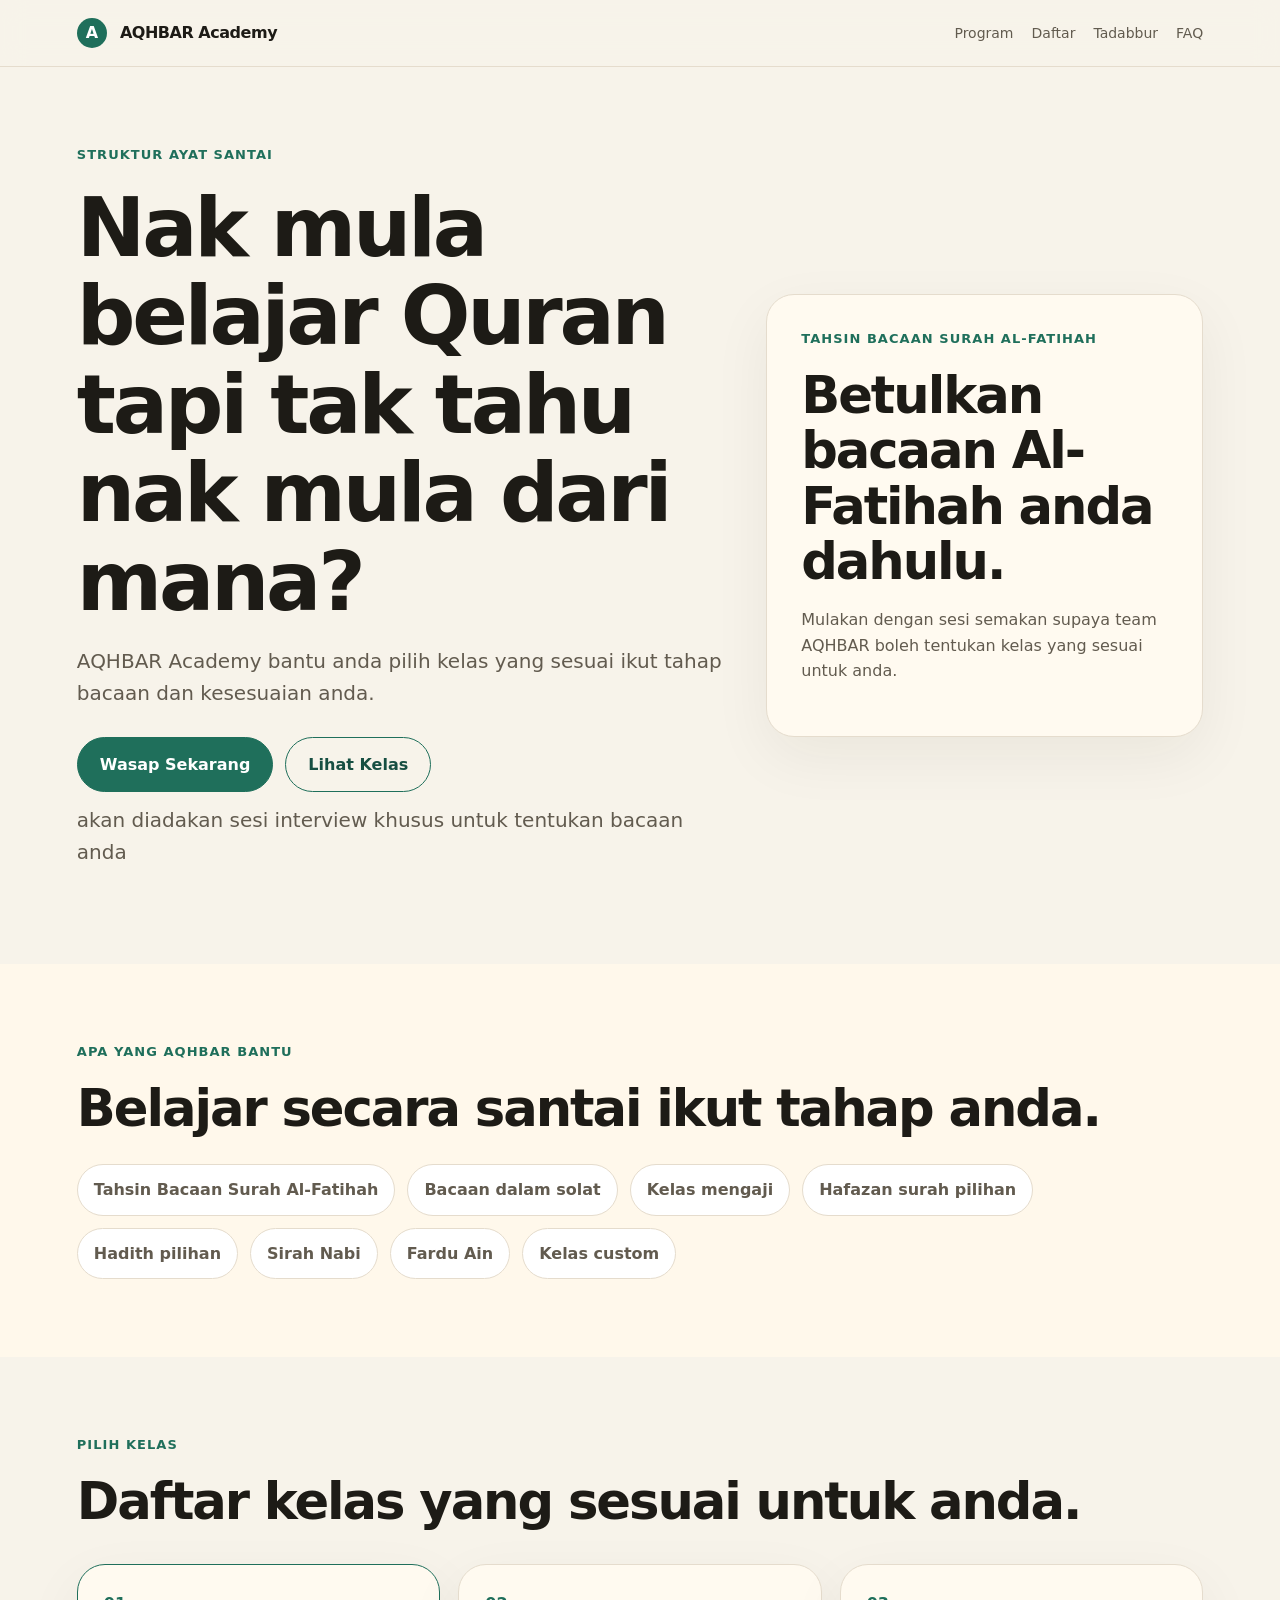
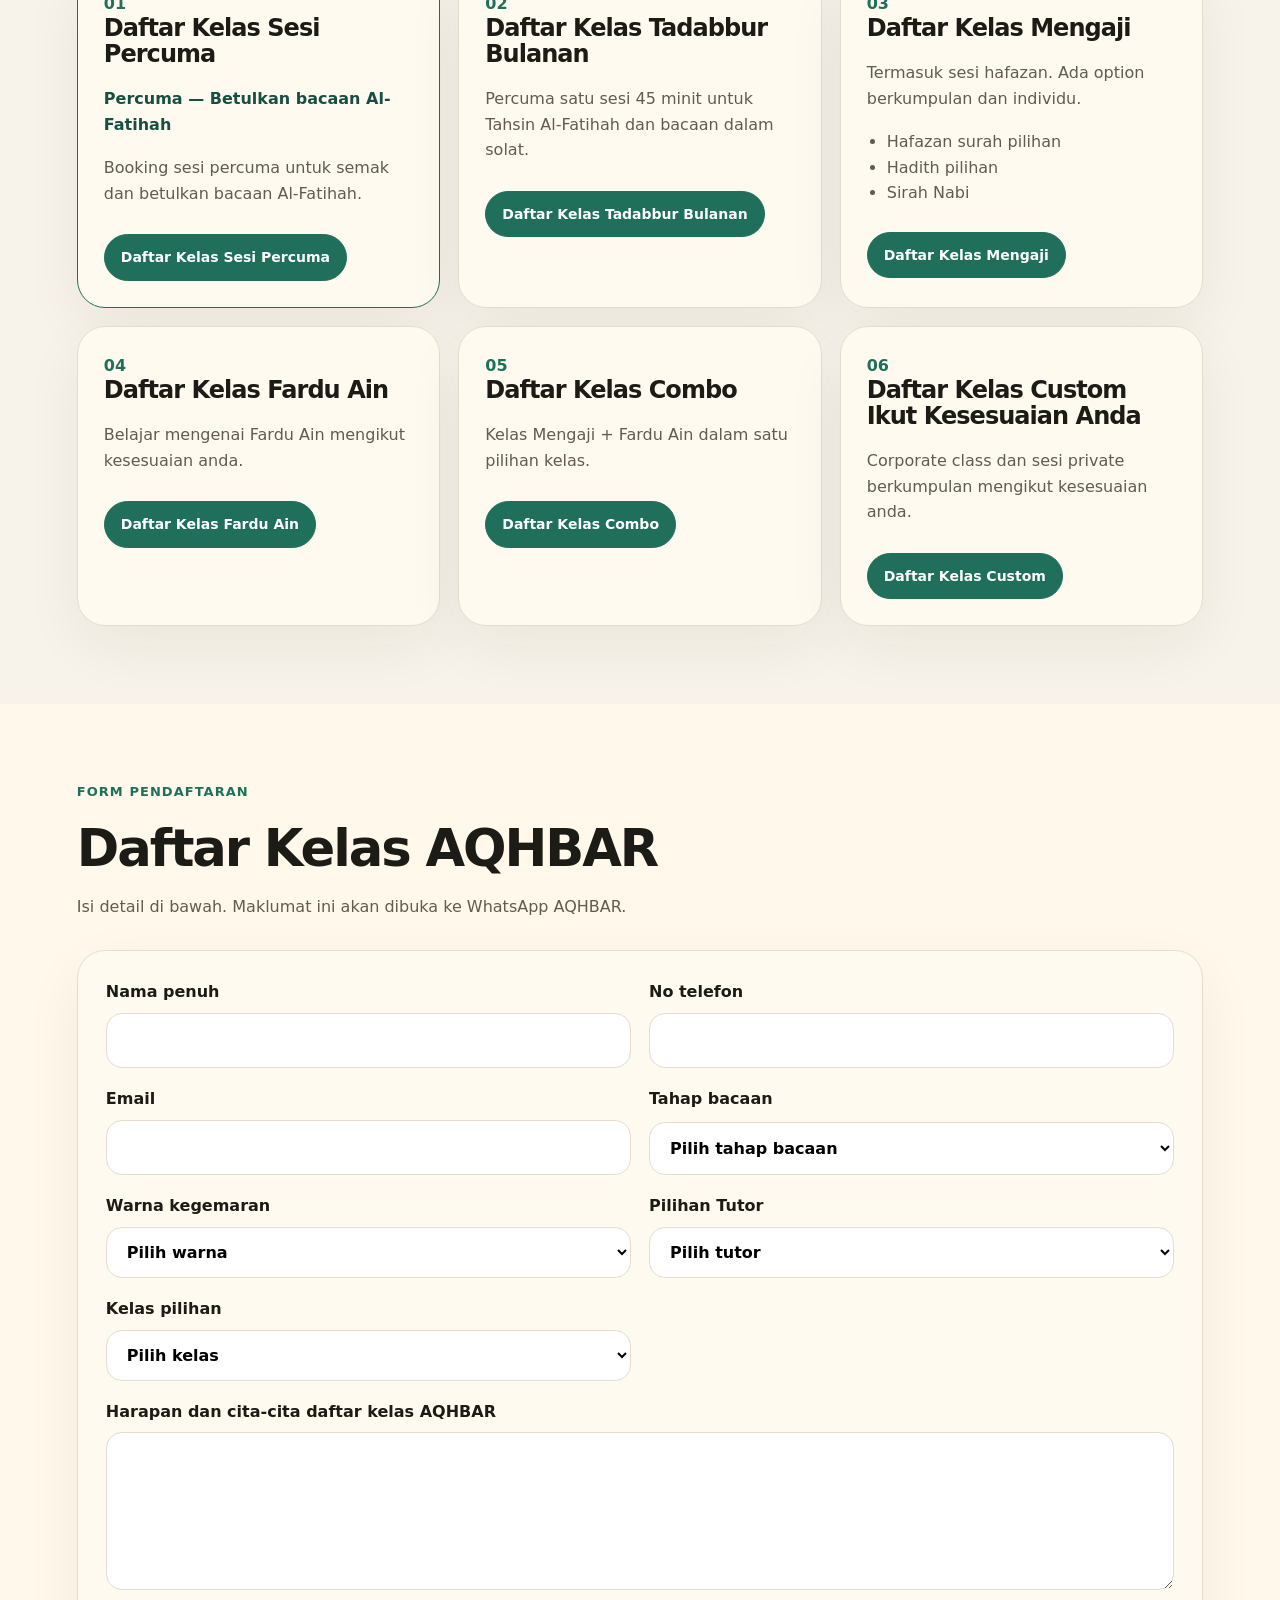
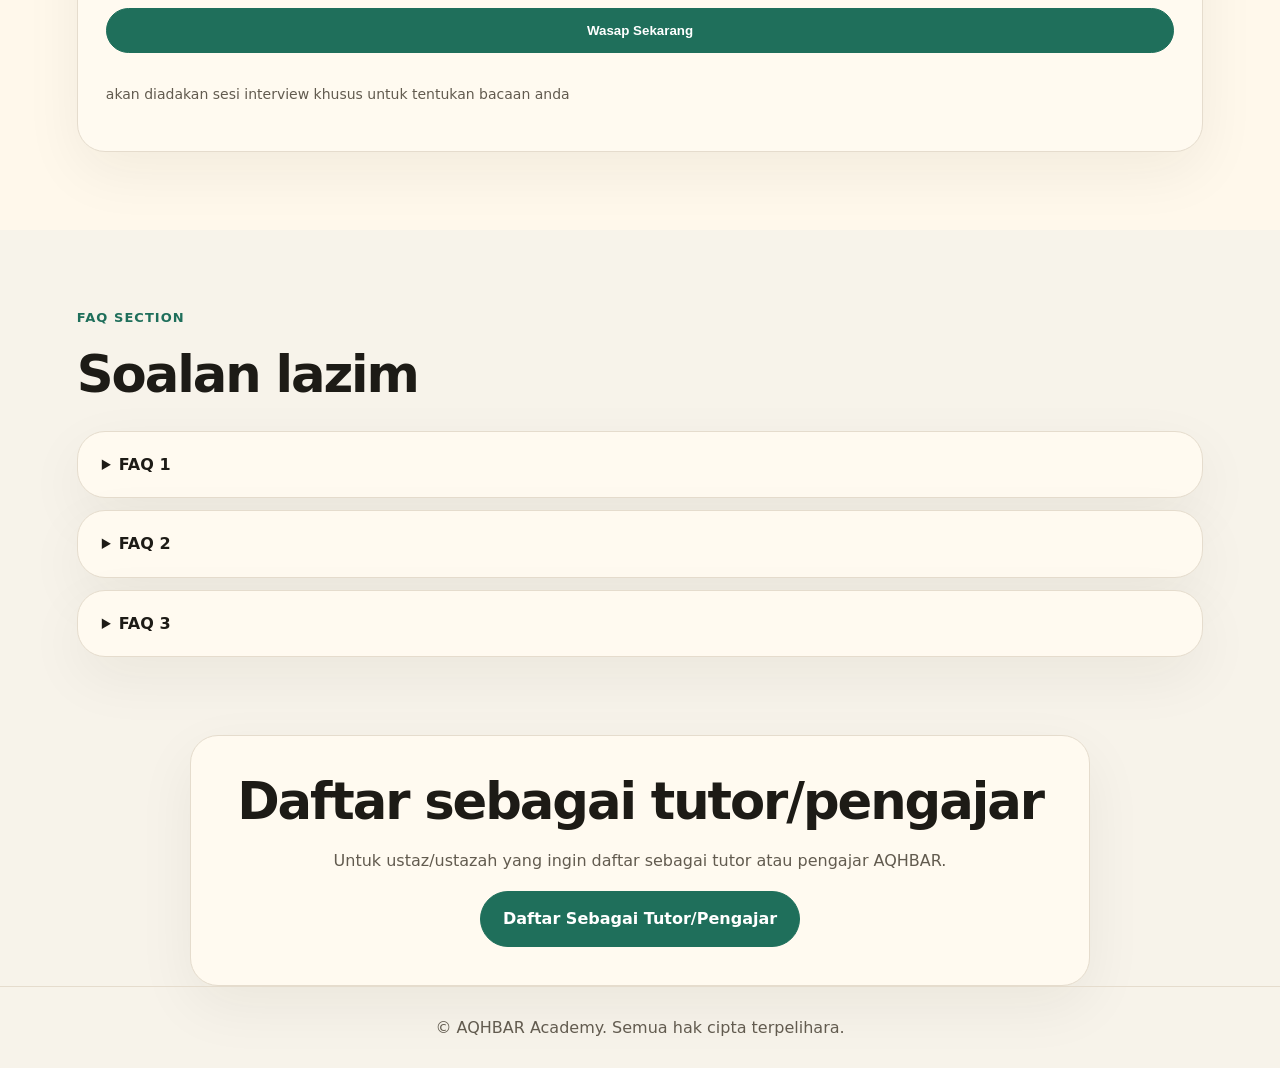
<file: index.html>
<!DOCTYPE html>
<html lang="ms">
<head>
  <meta charset="UTF-8" />
  <meta name="viewport" content="width=device-width, initial-scale=1.0" />
  <title>AQHBAR Academy | Daftar Kelas</title>
  <link rel="stylesheet" href="styles.css" />
</head>
<body>
  <header class="site-header">
    <a class="brand" href="#home"><span>A</span> AQHBAR Academy</a>
    <nav>
      <a href="#program">Program</a>
      <a href="#form">Daftar</a>
      <a href="tadabbur.html">Tadabbur</a>
      <a href="#faq">FAQ</a>
    </nav>
  </header>

  <main>
    <section id="home" class="hero section">
      <div class="hero-copy">
        <p class="eyebrow">Struktur ayat santai</p>
        <h1>Nak mula belajar Quran tapi tak tahu nak mula dari mana?</h1>
        <p>AQHBAR Academy bantu anda pilih kelas yang sesuai ikut tahap bacaan dan kesesuaian anda.</p>
        <div class="hero-actions">
          <a class="btn primary" href="#form">Wasap Sekarang</a>
          <a class="btn secondary" href="#program">Lihat Kelas</a>
        </div>
        <p class="button-note">akan diadakan sesi interview khusus untuk tentukan bacaan anda</p>
      </div>
      <div class="hero-card">
        <p class="card-kicker">Tahsin Bacaan Surah Al-Fatihah</p>
        <h2>Betulkan bacaan Al-Fatihah anda dahulu.</h2>
        <p>Mulakan dengan sesi semakan supaya team AQHBAR boleh tentukan kelas yang sesuai untuk anda.</p>
      </div>
    </section>

    <section class="section intro">
      <p class="eyebrow">Apa yang AQHBAR bantu</p>
      <h2>Belajar secara santai ikut tahap anda.</h2>
      <div class="pill-grid">
        <span>Tahsin Bacaan Surah Al-Fatihah</span>
        <span>Bacaan dalam solat</span>
        <span>Kelas mengaji</span>
        <span>Hafazan surah pilihan</span>
        <span>Hadith pilihan</span>
        <span>Sirah Nabi</span>
        <span>Fardu Ain</span>
        <span>Kelas custom</span>
      </div>
    </section>

    <section id="program" class="section">
      <p class="eyebrow">Pilih kelas</p>
      <h2>Daftar kelas yang sesuai untuk anda.</h2>
      <div class="product-grid">
        <article class="product-card highlight">
          <span class="product-number">01</span>
          <h3>Daftar Kelas Sesi Percuma</h3>
          <p class="free-tag">Percuma — Betulkan bacaan Al-Fatihah</p>
          <p>Booking sesi percuma untuk semak dan betulkan bacaan Al-Fatihah.</p>
          <a class="btn small" href="#form">Daftar Kelas Sesi Percuma</a>
        </article>

        <article class="product-card">
          <span class="product-number">02</span>
          <h3>Daftar Kelas Tadabbur Bulanan</h3>
          <p>Percuma satu sesi 45 minit untuk Tahsin Al-Fatihah dan bacaan dalam solat.</p>
          <a class="btn small" href="tadabbur.html">Daftar Kelas Tadabbur Bulanan</a>
        </article>

        <article class="product-card">
          <span class="product-number">03</span>
          <h3>Daftar Kelas Mengaji</h3>
          <p>Termasuk sesi hafazan. Ada option berkumpulan dan individu.</p>
          <ul>
            <li>Hafazan surah pilihan</li>
            <li>Hadith pilihan</li>
            <li>Sirah Nabi</li>
          </ul>
          <a class="btn small" href="#form">Daftar Kelas Mengaji</a>
        </article>

        <article class="product-card">
          <span class="product-number">04</span>
          <h3>Daftar Kelas Fardu Ain</h3>
          <p>Belajar mengenai Fardu Ain mengikut kesesuaian anda.</p>
          <a class="btn small" href="#form">Daftar Kelas Fardu Ain</a>
        </article>

        <article class="product-card">
          <span class="product-number">05</span>
          <h3>Daftar Kelas Combo</h3>
          <p>Kelas Mengaji + Fardu Ain dalam satu pilihan kelas.</p>
          <a class="btn small" href="#form">Daftar Kelas Combo</a>
        </article>

        <article class="product-card">
          <span class="product-number">06</span>
          <h3>Daftar Kelas Custom Ikut Kesesuaian Anda</h3>
          <p>Corporate class dan sesi private berkumpulan mengikut kesesuaian anda.</p>
          <a class="btn small" href="#form">Daftar Kelas Custom</a>
        </article>
      </div>
    </section>

    <section id="form" class="section form-section">
      <div class="section-heading">
        <p class="eyebrow">Form pendaftaran</p>
        <h2>Daftar Kelas AQHBAR</h2>
        <p>Isi detail di bawah. Maklumat ini akan dibuka ke WhatsApp AQHBAR.</p>
      </div>

      <form id="leadForm" class="lead-form">
        <label>Nama penuh
          <input type="text" id="nama" name="nama" required />
        </label>
        <label>No telefon
          <input type="tel" id="telefon" name="telefon" required />
        </label>
        <label>Email
          <input type="email" id="email" name="email" required />
        </label>

        <label>Tahap bacaan
          <select id="tahap" name="tahap" required>
            <option value="">Pilih tahap bacaan</option>
            <option>Belum boleh baca</option>
            <option>Pernah</option>
            <option>Boleh Tapi Tak Lancar</option>
            <option>Nak Baiki Tajwid & Makhraj Huruf</option>
            <option>Nak Khatam Bersama ustaz/Ustazah</option>
          </select>
        </label>

        <label>Warna kegemaran
          <select id="warna" name="warna" required>
            <option value="">Pilih warna</option>
            <option>Biru</option>
            <option>Hijau</option>
            <option>Merah</option>
            <option>Kuning</option>
            <option>Putih</option>
            <option>Hitam</option>
          </select>
        </label>

        <label>Pilihan Tutor
          <select id="tutor" name="tutor" required>
            <option value="">Pilih tutor</option>
            <option>Ustaz/Ustazah 1</option>
            <option>Ustaz/Ustazah 2</option>
            <option>Ustaz/Ustazah 3</option>
            <option>Ikut cadangan AQHBAR</option>
          </select>
        </label>

        <label>Kelas pilihan
          <select id="kelas" name="kelas" required>
            <option value="">Pilih kelas</option>
            <option>Daftar Kelas Sesi Percuma</option>
            <option>Daftar Kelas Tadabbur Bulanan</option>
            <option>Daftar Kelas Mengaji</option>
            <option>Daftar Kelas Fardu Ain</option>
            <option>Daftar Kelas Combo</option>
            <option>Daftar Kelas Custom Ikut Kesesuaian Anda</option>
          </select>
        </label>

        <label class="full">Harapan dan cita-cita daftar kelas AQHBAR
          <textarea id="harapan" name="harapan" rows="5" required></textarea>
        </label>

        <button class="btn primary full" type="submit">Wasap Sekarang</button>
        <p class="button-note full">akan diadakan sesi interview khusus untuk tentukan bacaan anda</p>
      </form>
    </section>

    <section id="faq" class="section faq-section">
      <p class="eyebrow">FAQ Section</p>
      <h2>Soalan lazim</h2>
      <div class="faq-list">
        <details>
          <summary>FAQ 1</summary>
          <p>Masukkan jawapan FAQ di sini.</p>
        </details>
        <details>
          <summary>FAQ 2</summary>
          <p>Masukkan jawapan FAQ di sini.</p>
        </details>
        <details>
          <summary>FAQ 3</summary>
          <p>Masukkan jawapan FAQ di sini.</p>
        </details>
      </div>
    </section>

    <section class="section tutor-cta">
      <h2>Daftar sebagai tutor/pengajar</h2>
      <p>Untuk ustaz/ustazah yang ingin daftar sebagai tutor atau pengajar AQHBAR.</p>
      <a class="btn primary" id="tutorButton" href="#">Daftar Sebagai Tutor/Pengajar</a>
    </section>
  </main>

  <footer class="site-footer">
    <p>© AQHBAR Academy. Semua hak cipta terpelihara.</p>
  </footer>

  <script src="script.js"></script>
</body>
</html>
</file>
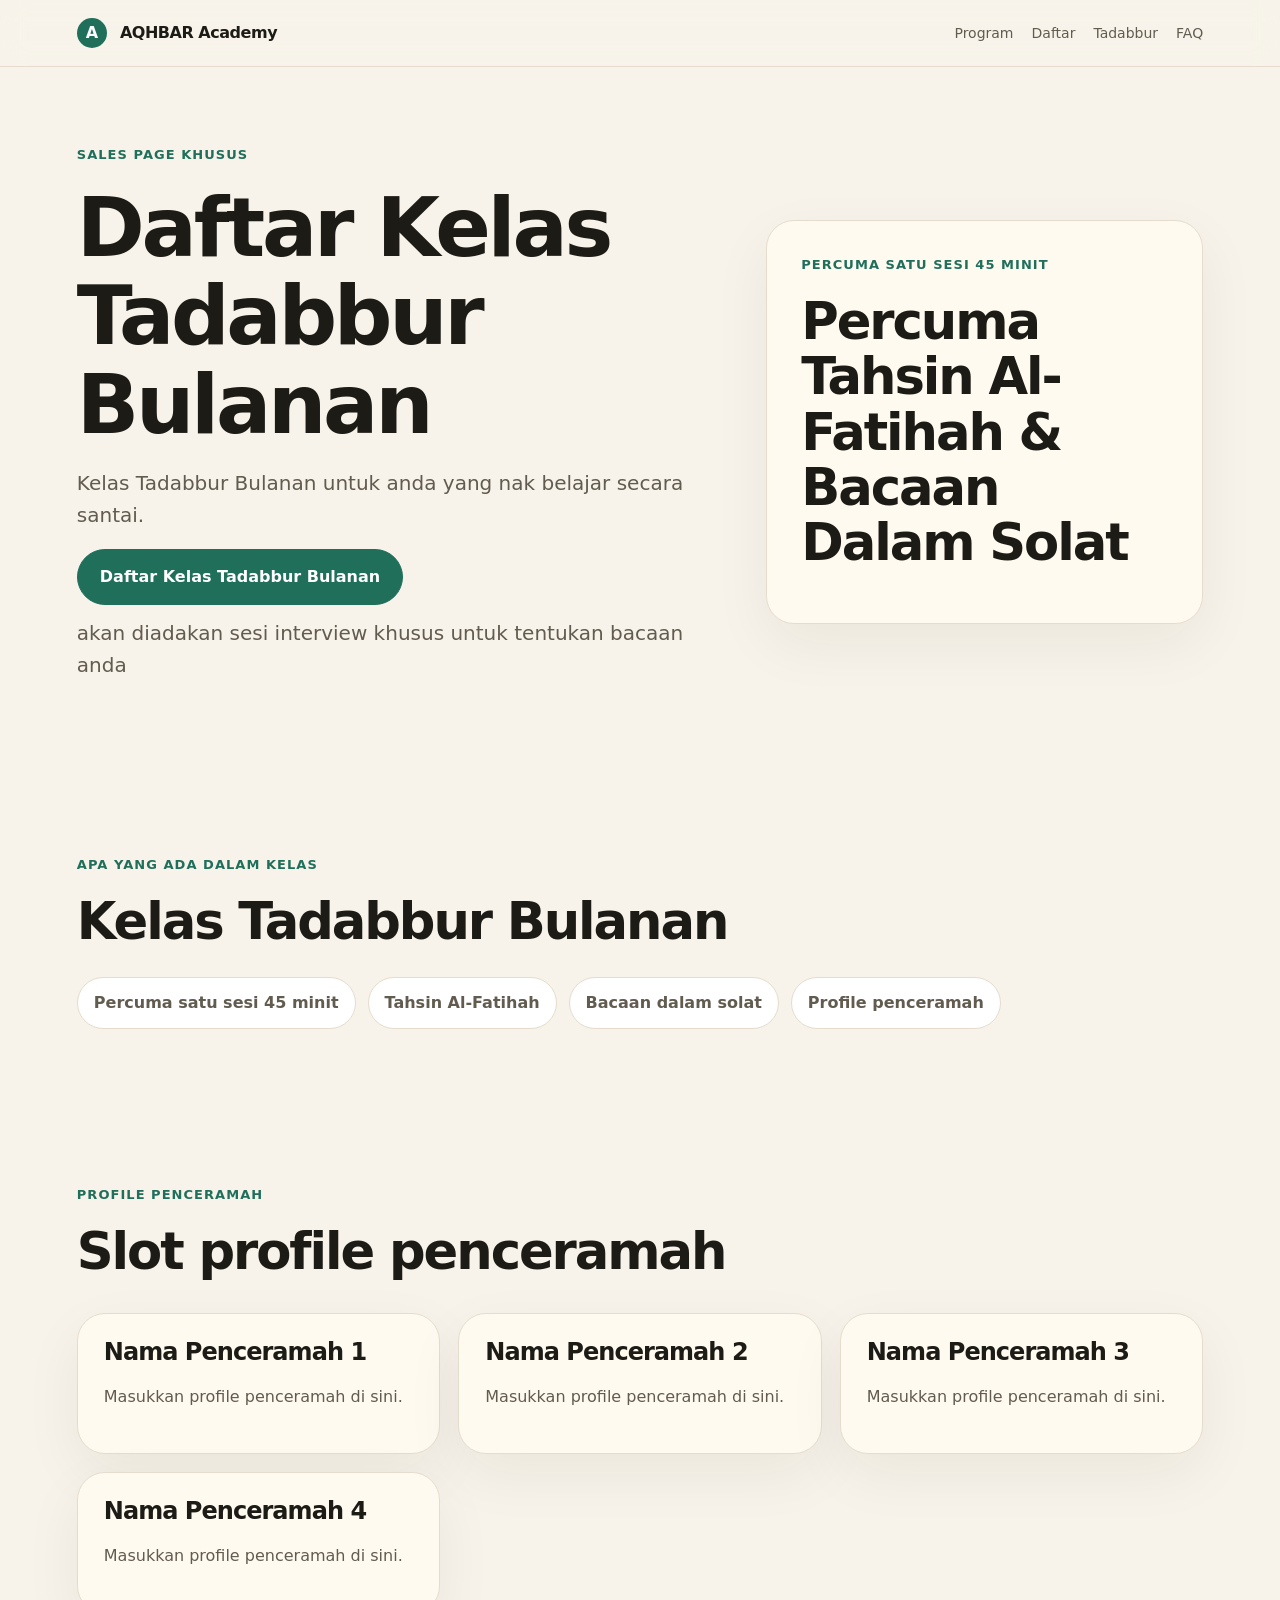
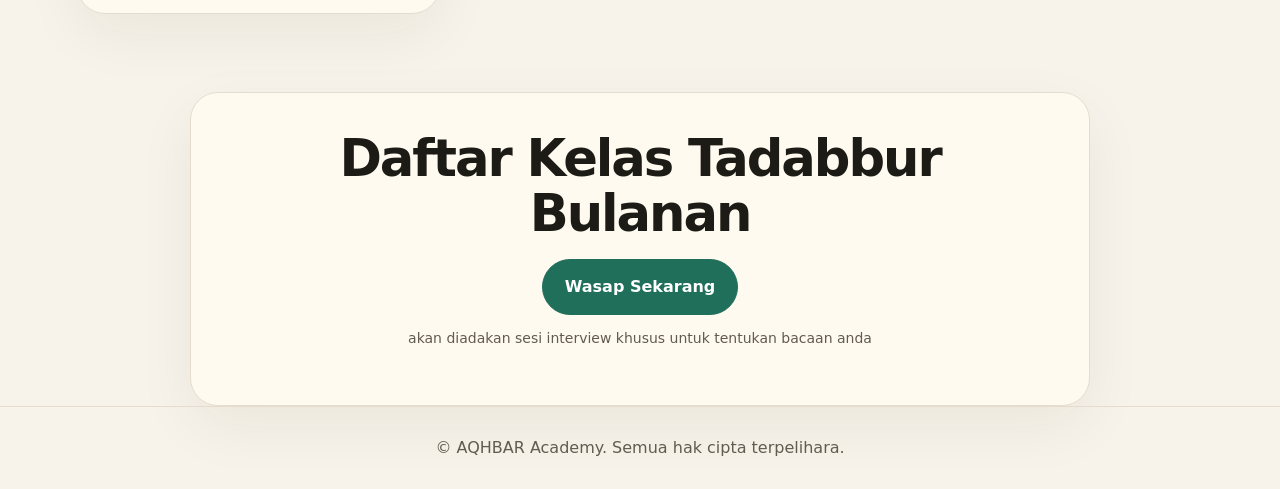
<file: tadabbur.html>
<!DOCTYPE html>
<html lang="ms">
<head>
  <meta charset="UTF-8" />
  <meta name="viewport" content="width=device-width, initial-scale=1.0" />
  <title>Kelas Tadabbur Bulanan | AQHBAR Academy</title>
  <link rel="stylesheet" href="styles.css" />
</head>
<body>
  <header class="site-header">
    <a class="brand" href="index.html"><span>A</span> AQHBAR Academy</a>
    <nav>
      <a href="index.html#program">Program</a>
      <a href="index.html#form">Daftar</a>
      <a href="tadabbur.html">Tadabbur</a>
      <a href="index.html#faq">FAQ</a>
    </nav>
  </header>

  <main>
    <section class="hero section">
      <div class="hero-copy">
        <p class="eyebrow">Sales page khusus</p>
        <h1>Daftar Kelas Tadabbur Bulanan</h1>
        <p>Kelas Tadabbur Bulanan untuk anda yang nak belajar secara santai.</p>
        <a class="btn primary" href="index.html#form">Daftar Kelas Tadabbur Bulanan</a>
        <p class="button-note">akan diadakan sesi interview khusus untuk tentukan bacaan anda</p>
      </div>
      <div class="hero-card">
        <p class="card-kicker">Percuma satu sesi 45 minit</p>
        <h2>Percuma Tahsin Al-Fatihah & Bacaan Dalam Solat</h2>
      </div>
    </section>

    <section class="section">
      <p class="eyebrow">Apa yang ada dalam kelas</p>
      <h2>Kelas Tadabbur Bulanan</h2>
      <div class="pill-grid">
        <span>Percuma satu sesi 45 minit</span>
        <span>Tahsin Al-Fatihah</span>
        <span>Bacaan dalam solat</span>
        <span>Profile penceramah</span>
      </div>
    </section>

    <section class="section speaker-section">
      <p class="eyebrow">Profile penceramah</p>
      <h2>Slot profile penceramah</h2>
      <div class="speaker-grid">
        <article class="speaker-card">
          <h3>Nama Penceramah 1</h3>
          <p>Masukkan profile penceramah di sini.</p>
        </article>
        <article class="speaker-card">
          <h3>Nama Penceramah 2</h3>
          <p>Masukkan profile penceramah di sini.</p>
        </article>
        <article class="speaker-card">
          <h3>Nama Penceramah 3</h3>
          <p>Masukkan profile penceramah di sini.</p>
        </article>
        <article class="speaker-card">
          <h3>Nama Penceramah 4</h3>
          <p>Masukkan profile penceramah di sini.</p>
        </article>
      </div>
    </section>

    <section class="section tutor-cta">
      <h2>Daftar Kelas Tadabbur Bulanan</h2>
      <a class="btn primary" href="index.html#form">Wasap Sekarang</a>
      <p class="button-note">akan diadakan sesi interview khusus untuk tentukan bacaan anda</p>
    </section>
  </main>

  <footer class="site-footer">
    <p>© AQHBAR Academy. Semua hak cipta terpelihara.</p>
  </footer>

  <script src="script.js"></script>
</body>
</html>
</file>
<file: styles.css>
:root {
  --bg: #f7f3ea;
  --card: #fffaf0;
  --text: #1d1b16;
  --muted: #625b4f;
  --line: #e5dccd;
  --accent: #1f6f5b;
  --accent-dark: #174f42;
}

* { box-sizing: border-box; }
html { scroll-behavior: smooth; }
body {
  margin: 0;
  font-family: Inter, ui-sans-serif, system-ui, -apple-system, BlinkMacSystemFont, "Segoe UI", sans-serif;
  background: var(--bg);
  color: var(--text);
  line-height: 1.6;
}
a { color: inherit; text-decoration: none; }

.site-header {
  position: sticky;
  top: 0;
  z-index: 10;
  display: flex;
  align-items: center;
  justify-content: space-between;
  gap: 24px;
  padding: 18px 6vw;
  background: rgba(247, 243, 234, 0.92);
  backdrop-filter: blur(12px);
  border-bottom: 1px solid var(--line);
}
.brand { font-weight: 800; letter-spacing: -0.03em; }
.brand span {
  display: inline-flex;
  align-items: center;
  justify-content: center;
  width: 30px;
  height: 30px;
  border-radius: 50%;
  background: var(--accent);
  color: white;
  margin-right: 8px;
}
nav { display: flex; gap: 18px; flex-wrap: wrap; color: var(--muted); font-size: 14px; }
nav a:hover { color: var(--accent-dark); }

.section { padding: 78px 6vw; }
.hero {
  display: grid;
  grid-template-columns: minmax(0, 1.2fr) minmax(280px, 0.8fr);
  gap: 34px;
  align-items: center;
  min-height: 78vh;
}
.eyebrow, .card-kicker {
  color: var(--accent);
  font-weight: 800;
  text-transform: uppercase;
  letter-spacing: 0.08em;
  font-size: 13px;
}
h1, h2, h3 { line-height: 1.08; letter-spacing: -0.04em; margin: 0 0 18px; }
h1 { font-size: clamp(44px, 7vw, 82px); }
h2 { font-size: clamp(30px, 4vw, 54px); }
h3 { font-size: 24px; }
p { color: var(--muted); margin: 0 0 18px; }
.hero-copy > p:not(.eyebrow) { font-size: 20px; max-width: 760px; }
.hero-actions { display: flex; gap: 12px; flex-wrap: wrap; margin-top: 28px; }
.btn {
  display: inline-flex;
  align-items: center;
  justify-content: center;
  border-radius: 999px;
  padding: 14px 22px;
  font-weight: 800;
  border: 1px solid var(--accent);
  cursor: pointer;
}
.btn.primary, .btn.small { background: var(--accent); color: white; }
.btn.secondary { color: var(--accent-dark); background: transparent; }
.btn.small { padding: 11px 16px; font-size: 14px; margin-top: 10px; }
.button-note { font-size: 14px; margin-top: 12px; color: var(--muted); }
.hero-card, .product-card, .speaker-card, .lead-form, .tutor-cta, details {
  background: var(--card);
  border: 1px solid var(--line);
  border-radius: 28px;
  box-shadow: 0 20px 60px rgba(29, 27, 22, 0.06);
}
.hero-card { padding: 34px; }

.intro { background: #fff8eb; }
.pill-grid {
  display: flex;
  flex-wrap: wrap;
  gap: 12px;
  margin-top: 28px;
}
.pill-grid span {
  padding: 12px 16px;
  border-radius: 999px;
  background: white;
  border: 1px solid var(--line);
  color: var(--muted);
  font-weight: 700;
}

.product-grid, .speaker-grid {
  display: grid;
  grid-template-columns: repeat(3, minmax(0, 1fr));
  gap: 18px;
  margin-top: 34px;
}
.product-card, .speaker-card { padding: 26px; }
.product-card.highlight { border-color: var(--accent); }
.product-number { color: var(--accent); font-weight: 900; }
.free-tag { color: var(--accent-dark); font-weight: 900; }
ul { padding-left: 20px; color: var(--muted); }

.form-section { background: #fff8eb; }
.section-heading { max-width: 760px; }
.lead-form {
  display: grid;
  grid-template-columns: repeat(2, minmax(0, 1fr));
  gap: 18px;
  padding: 28px;
  margin-top: 30px;
}
label { display: grid; gap: 8px; font-weight: 800; color: var(--text); }
input, select, textarea {
  width: 100%;
  border: 1px solid var(--line);
  border-radius: 16px;
  padding: 14px 16px;
  background: white;
  font: inherit;
}
.full { grid-column: 1 / -1; }

.faq-list { display: grid; gap: 12px; margin-top: 28px; }
details { padding: 20px 24px; }
summary { cursor: pointer; font-weight: 900; }
summary + p { margin-top: 12px; }

.tutor-cta { text-align: center; padding: 38px; max-width: 900px; margin: 0 auto; }
.site-footer { padding: 28px 6vw; border-top: 1px solid var(--line); text-align: center; }
.site-footer p { margin: 0; }

@media (max-width: 900px) {
  .hero, .product-grid, .speaker-grid, .lead-form { grid-template-columns: 1fr; }
  .site-header { align-items: flex-start; flex-direction: column; }
  .section { padding: 56px 5vw; }
}
</file>
